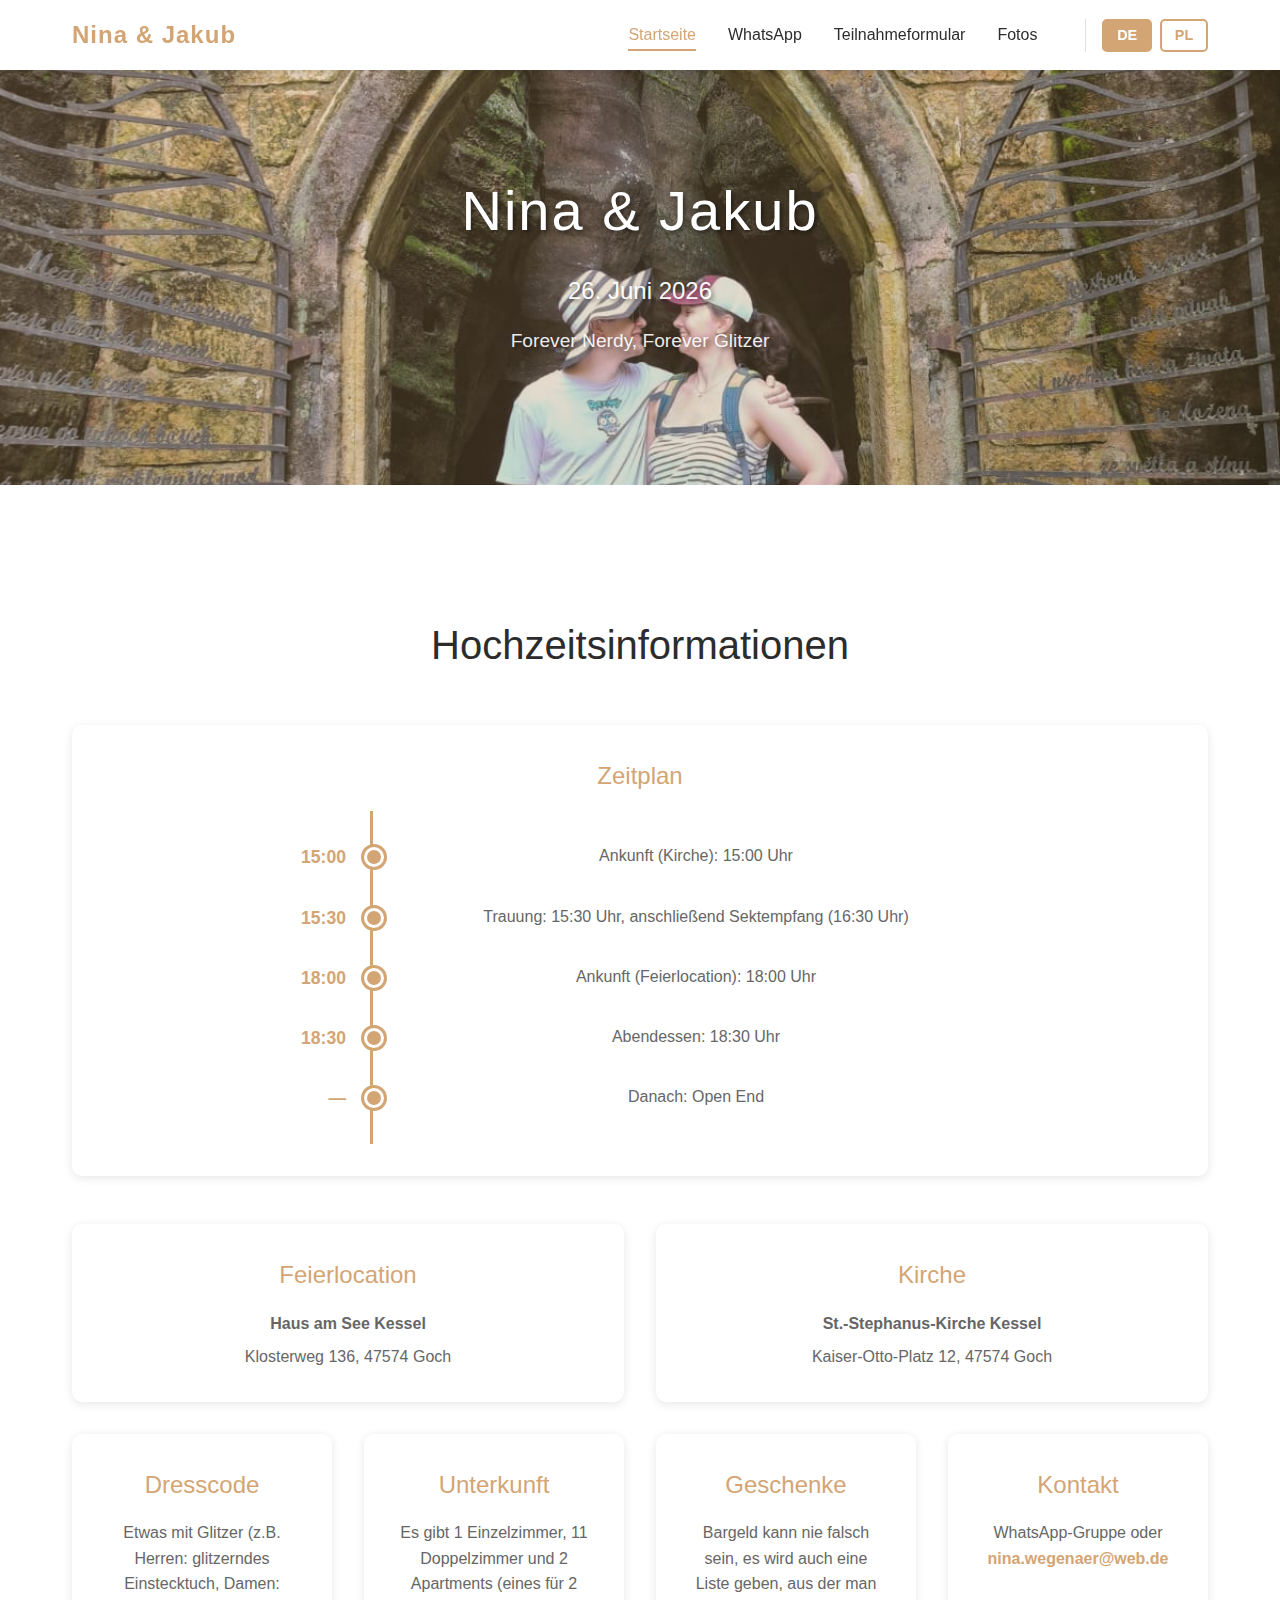
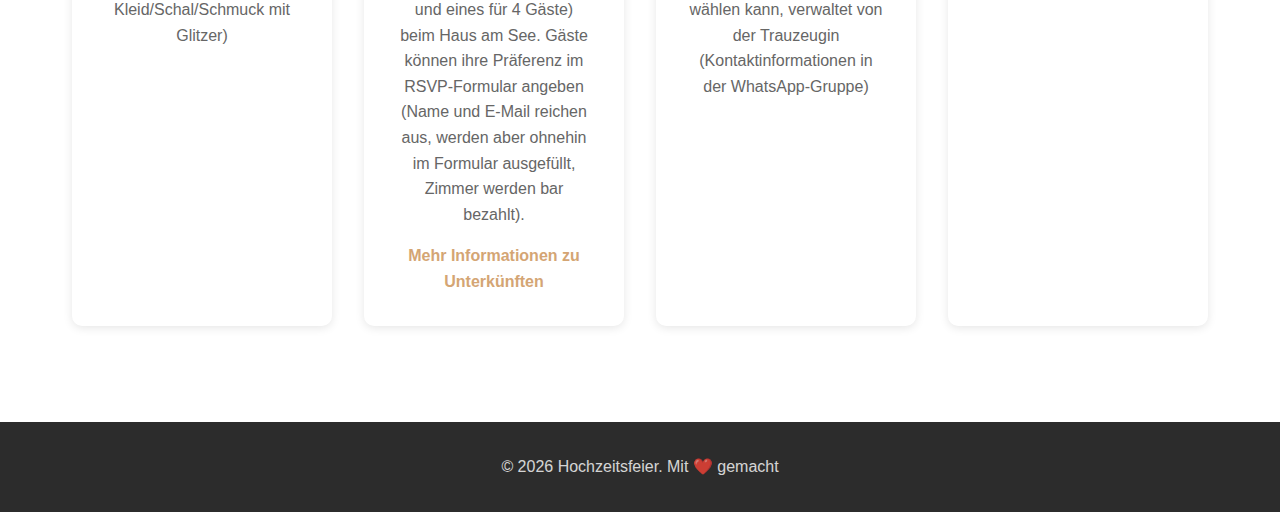
<file: index.html>
<!DOCTYPE html>
<html lang="de">
<head>
    <meta charset="UTF-8">
    <meta name="viewport" content="width=device-width, initial-scale=1.0">
    <title>Hochzeitsfeier</title>
    <link rel="stylesheet" href="styles/main.css">
</head>
<body>
    <nav class="navbar">
        <div class="nav-container">
            <a href="index.html" class="nav-logo" data-i18n="homepage.hero.title"></a>
            <button class="nav-toggle" aria-label="Toggle navigation">
                <span></span>
                <span></span>
                <span></span>
            </button>
            <ul class="nav-menu">
                <li class="nav-item">
                    <a href="index.html" class="nav-link active" data-i18n="nav.home">Home</a>
                </li>
                <li class="nav-item">
                    <a href="https://google.de" class="nav-link" id="whatsapp-link" target="_blank" rel="noopener noreferrer" data-i18n="nav.whatsapp">WhatsApp Groups</a>
                </li>
                <li class="nav-item">
                    <a href="https://google.de" class="nav-link" id="rsvp-link" target="_blank" rel="noopener noreferrer" data-i18n="nav.rsvp">RSVP</a>
                </li>
                <li class="nav-item">
                    <a href="photos.html" class="nav-link" data-i18n="nav.photos">Photos</a>
                </li>
                <li class="nav-item lang-toggle">
                    <button data-lang="de" class="lang-btn" aria-label="Deutsch">DE</button>
                    <button data-lang="pl" class="lang-btn" aria-label="Polski">PL</button>
                </li>
            </ul>
        </div>
    </nav>

    <main>
        <section class="hero">
            <div class="hero-content">
                <h1 class="hero-title" data-i18n="homepage.hero.title">We're Getting Married!</h1>
                <p class="hero-date" data-i18n="homepage.hero.date">Save the Date</p>
                <p class="hero-subtitle" data-i18n="homepage.hero.subtitle">Join us for a celebration of love</p>
            </div>
        </section>

        <section class="info-section">
            <div class="container">
                <h2 data-i18n="homepage.info.title">Wedding Information</h2>
                
                <!-- Timeline -->
                <div class="info-card timeline-card">
                    <h3 data-i18n="homepage.info.timeline.title">Timeline</h3>
                    <div class="timeline">
                        <div class="timeline-item">
                            <div class="timeline-time">15:00</div>
                            <div class="timeline-content">
                                <p data-i18n="homepage.info.timeline.churchArrival"></p>
                            </div>
                        </div>
                        <div class="timeline-item">
                            <div class="timeline-time">15:30</div>
                            <div class="timeline-content">
                                <p data-i18n="homepage.info.timeline.ceremony"></p>
                            </div>
                        </div>
                        <div class="timeline-item">
                            <div class="timeline-time">18:00</div>
                            <div class="timeline-content">
                                <p data-i18n="homepage.info.timeline.partyArrival"></p>
                            </div>
                        </div>
                        <div class="timeline-item">
                            <div class="timeline-time">18:30</div>
                            <div class="timeline-content">
                                <p data-i18n="homepage.info.timeline.dinner"></p>
                            </div>
                        </div>
                        <div class="timeline-item">
                            <div class="timeline-time">—</div>
                            <div class="timeline-content">
                                <p data-i18n="homepage.info.timeline.openEnd"></p>
                            </div>
                        </div>
                    </div>
                </div>

                <!-- Locations Row -->
                <div class="locations-row">
                    <div class="info-card">
                        <h3 data-i18n="homepage.info.church.title">Church</h3>
                        <p class="location-name" data-i18n="homepage.info.church.name"></p>
                        <p class="location-address" data-i18n="homepage.info.church.address"></p>
                    </div>
                    <div class="info-card">
                        <h3 data-i18n="homepage.info.party.title">Party Location</h3>
                        <p class="location-name" data-i18n="homepage.info.party.name"></p>
                        <p class="location-address" data-i18n="homepage.info.party.address"></p>
                    </div>
                </div>

                <!-- All Other Info Cards in Grid -->
                <div class="info-grid">
                    <!-- Dress Code -->
                    <div class="info-card">
                        <h3 data-i18n="homepage.info.dressCode.title">Dress Code</h3>
                        <p data-i18n="homepage.info.dressCode.description"></p>
                    </div>

                    <!-- Accommodation -->
                    <div class="info-card">
                        <h3 data-i18n="homepage.info.accommodation.title">Accommodation</h3>
                        <p data-i18n="homepage.info.accommodation.description"></p>
                        <a href="https://linktr.ee/nina_jakub" target="_blank" rel="noopener noreferrer" class="info-link" data-i18n="homepage.info.accommodation.linkText">More information about accommodation</a>
                    </div>

                    <!-- Presents -->
                    <div class="info-card">
                        <h3 data-i18n="homepage.info.presents.title">Presents</h3>
                        <p data-i18n="homepage.info.presents.description"></p>
                    </div>

                    <!-- Contact -->
                    <div class="info-card">
                        <h3 data-i18n="homepage.info.contact.title">Contact</h3>
                        <p><span data-i18n="homepage.info.contact.description" data-i18n-html></span></p>
                    </div>
                </div>
            </div>
        </section>
    </main>

    <footer class="footer">
        <div class="container">
            <p data-i18n="footer.text">&copy; 2024 Wedding Celebration. Made with ❤️</p>
        </div>
    </footer>

    <script src="scripts/i18n.js"></script>
    <script src="scripts/main.js"></script>
</body>
</html>
</file>
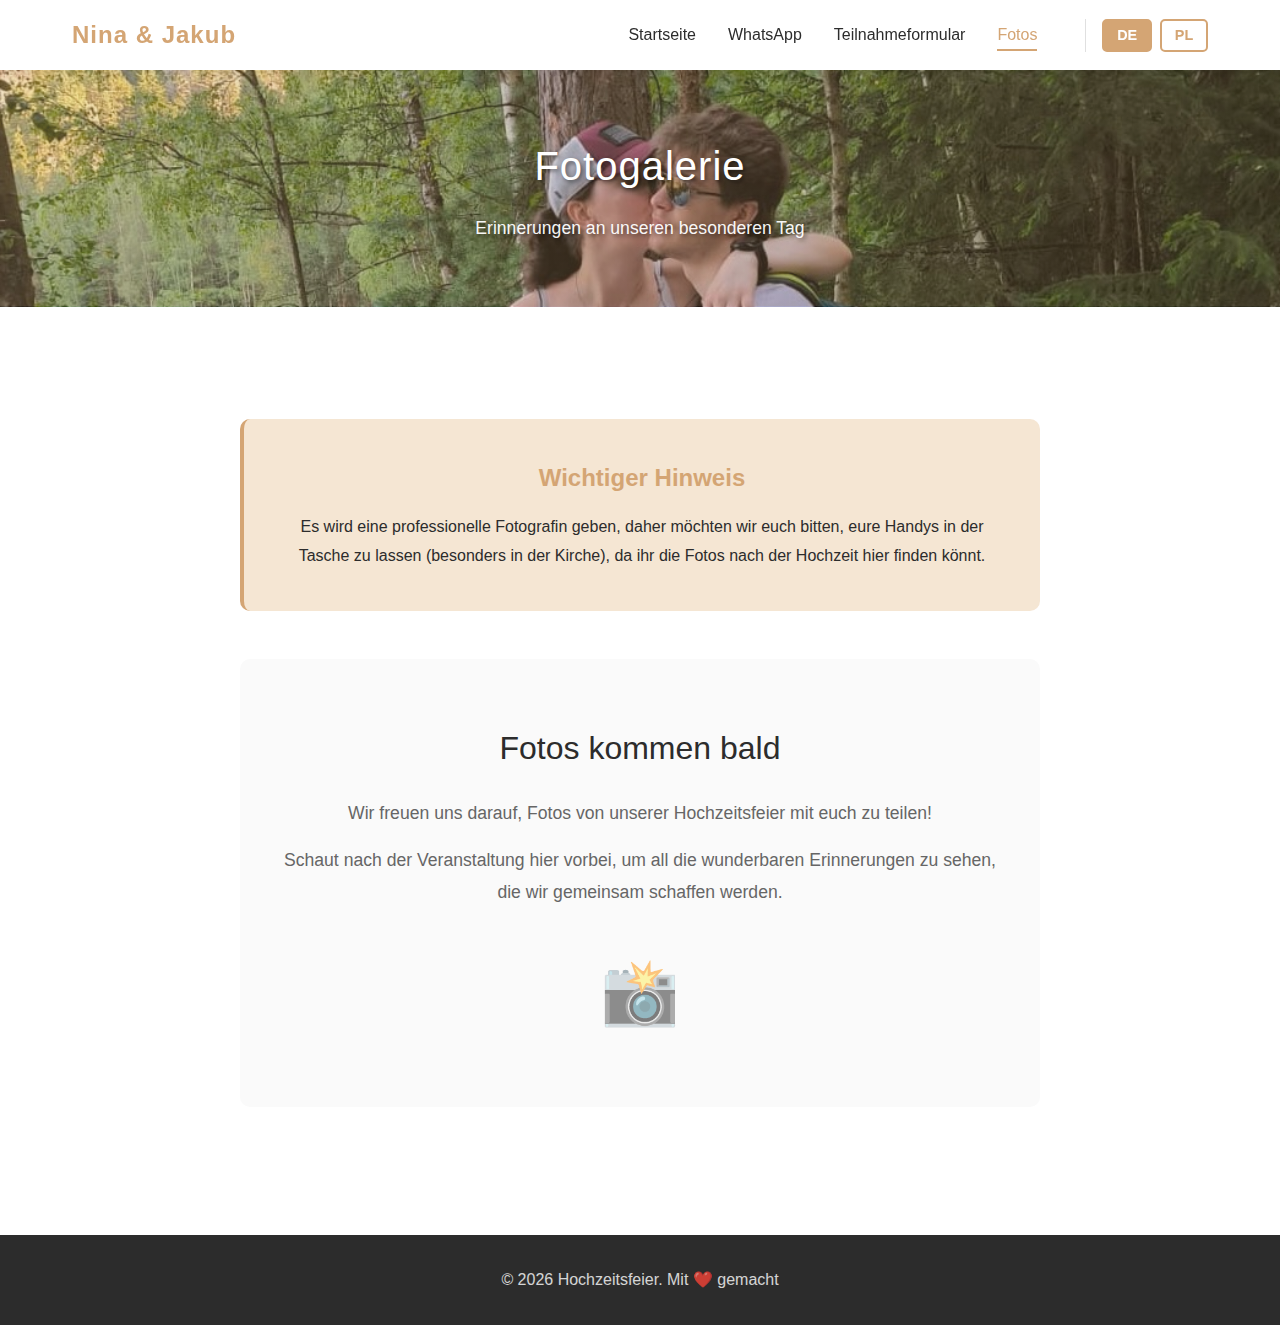
<file: photos.html>
<!DOCTYPE html>
<html lang="de">
<head>
    <meta charset="UTF-8">
    <meta name="viewport" content="width=device-width, initial-scale=1.0">
    <title>Fotos - Hochzeitsfeier</title>
    <link rel="stylesheet" href="styles/main.css">
</head>
<body>
    <nav class="navbar">
        <div class="nav-container">
            <a href="index.html" class="nav-logo" data-i18n="homepage.hero.title"></a>
            <button class="nav-toggle" aria-label="Toggle navigation">
                <span></span>
                <span></span>
                <span></span>
            </button>
            <ul class="nav-menu">
                <li class="nav-item">
                    <a href="index.html" class="nav-link" data-i18n="nav.home">Home</a>
                </li>
                <li class="nav-item">
                    <a href="https://google.de" class="nav-link" id="whatsapp-link" target="_blank" rel="noopener noreferrer" data-i18n="nav.whatsapp">WhatsApp Groups</a>
                </li>
                <li class="nav-item">
                    <a href="https://google.de" class="nav-link" id="rsvp-link" target="_blank" rel="noopener noreferrer" data-i18n="nav.rsvp">RSVP</a>
                </li>
                <li class="nav-item">
                    <a href="photos.html" class="nav-link active" data-i18n="nav.photos">Photos</a>
                </li>
                <li class="nav-item lang-toggle">
                    <button data-lang="de" class="lang-btn" aria-label="Deutsch">DE</button>
                    <button data-lang="pl" class="lang-btn" aria-label="Polski">PL</button>
                </li>
            </ul>
        </div>
    </nav>

    <main>
        <section class="page-header">
            <div class="container">
                <h1 data-i18n="photos.title">Photo Gallery</h1>
                <p data-i18n="photos.subtitle">Memories from our special day</p>
            </div>
        </section>

        <section class="photos-section">
            <div class="container">
                <div class="photos-disclaimer">
                    <div class="disclaimer-card">
                        <h3 data-i18n="photos.disclaimer.title">Important Notice</h3>
                        <p data-i18n="photos.disclaimer.text"></p>
                    </div>
                </div>

                <div class="photos-placeholder">
                    <div class="placeholder-content">
                        <h2 data-i18n="photos.placeholder.title">Photos Coming Soon</h2>
                        <p data-i18n="photos.placeholder.text1">We're looking forward to sharing photos from our wedding celebration with you!</p>
                        <p data-i18n="photos.placeholder.text2">Check back here after the event to see all the wonderful memories we'll create together.</p>
                        <div class="placeholder-icon">📸</div>
                    </div>
                </div>

                <div class="photos-grid" id="photos-grid">
                    <!-- Photo grid structure ready for future images -->
                    <!-- Images will be added here after the event -->
                </div>
            </div>
        </section>
    </main>

    <footer class="footer">
        <div class="container">
            <p data-i18n="footer.text">&copy; 2024 Wedding Celebration. Made with ❤️</p>
        </div>
    </footer>

    <script src="scripts/i18n.js"></script>
    <script src="scripts/main.js"></script>
</body>
</html>
</file>
<file: styles/main.css>
/* Reset and Base Styles */
* {
    margin: 0;
    padding: 0;
    box-sizing: border-box;
}

:root {
    --primary-color: #d4a574;
    --secondary-color: #8b6f47;
    --accent-color: #f5e6d3;
    --text-dark: #2c2c2c;
    --text-light: #666;
    --white: #ffffff;
    --light-bg: #fafafa;
    --border-color: #e0e0e0;
    --shadow: 0 2px 10px rgba(0, 0, 0, 0.1);
    --shadow-hover: 0 4px 20px rgba(0, 0, 0, 0.15);
}

body {
    font-family: -apple-system, BlinkMacSystemFont, 'Segoe UI', Roboto, 'Helvetica Neue', Arial, sans-serif;
    line-height: 1.6;
    color: var(--text-dark);
    background-color: var(--white);
    min-height: 100vh;
    display: flex;
    flex-direction: column;
}

/* Navigation Bar */
.navbar {
    background-color: var(--white);
    box-shadow: var(--shadow);
    position: sticky;
    top: 0;
    z-index: 1000;
    padding: 1rem 0;
}

.nav-container {
    max-width: 1200px;
    margin: 0 auto;
    padding: 0 2rem;
    display: flex;
    justify-content: space-between;
    align-items: center;
}

.nav-logo {
    font-size: 1.5rem;
    font-weight: 600;
    color: var(--primary-color);
    text-decoration: none;
    letter-spacing: 1px;
}

.nav-menu {
    display: flex;
    list-style: none;
    gap: 2rem;
    align-items: center;
}

.nav-link {
    color: var(--text-dark);
    text-decoration: none;
    font-weight: 500;
    transition: color 0.3s ease;
    position: relative;
    padding: 0.5rem 0;
}

.nav-link:hover {
    color: var(--primary-color);
}

.nav-link.active {
    color: var(--primary-color);
}

.nav-link.active::after {
    content: '';
    position: absolute;
    bottom: 0;
    left: 0;
    width: 100%;
    height: 2px;
    background-color: var(--primary-color);
}

/* Language Toggle */
.lang-toggle {
    display: flex;
    gap: 0.5rem;
    margin-left: 1rem;
    padding-left: 1rem;
    border-left: 1px solid var(--border-color);
}

.lang-btn {
    background: transparent;
    border: 2px solid var(--primary-color);
    color: var(--primary-color);
    padding: 0.4rem 0.8rem;
    border-radius: 5px;
    cursor: pointer;
    font-weight: 600;
    font-size: 0.9rem;
    transition: all 0.3s ease;
    min-width: 45px;
}

.lang-btn:hover {
    background-color: var(--accent-color);
}

.lang-btn.active {
    background-color: var(--primary-color);
    color: var(--white);
}

.nav-toggle {
    display: none;
    flex-direction: column;
    background: none;
    border: none;
    cursor: pointer;
    padding: 0.5rem;
    gap: 4px;
}

.nav-toggle span {
    width: 25px;
    height: 3px;
    background-color: var(--text-dark);
    transition: all 0.3s ease;
    border-radius: 2px;
}

/* Hero Section */
.hero {
    background: linear-gradient(135deg, rgba(212, 165, 116, 0.3) 0%, rgba(139, 111, 71, 0.3) 100%), url("../assets/images/gate1.jpg");
    background-size: cover;
    background-position: center;
    background-repeat: no-repeat;
    padding: 6rem 2rem;
    text-align: center;
    color: var(--white);
    margin-bottom: 4rem;
}

.hero-content {
    max-width: 800px;
    margin: 0 auto;
}

.hero-title {
    font-size: 3.5rem;
    font-weight: 300;
    margin-bottom: 1rem;
    letter-spacing: 2px;
    text-shadow: 2px 2px 4px rgba(0, 0, 0, 0.5);
}

.hero-date {
    font-size: 1.5rem;
    margin-bottom: 1rem;
    font-weight: 400;
    opacity: 0.95;
    text-shadow: 2px 2px 4px rgba(0, 0, 0, 0.5);
}

.hero-subtitle {
    font-size: 1.2rem;
    opacity: 0.9;
    margin-bottom: 2rem;
    text-shadow: 2px 2px 4px rgba(0, 0, 0, 0.5);
}

.hero-rsvp-button {
    display: inline-block;
    background-color: var(--white);
    color: var(--primary-color);
    padding: 1rem 2.5rem;
    border-radius: 5px;
    text-decoration: none;
    font-weight: 600;
    font-size: 1.1rem;
    transition: all 0.3s ease;
    margin-top: 1rem;
    box-shadow: 0 2px 10px rgba(0, 0, 0, 0.2);
}

.hero-rsvp-button:hover {
    background-color: var(--accent-color);
    transform: translateY(-2px);
    box-shadow: 0 4px 15px rgba(0, 0, 0, 0.3);
}

/* Container */
.container {
    max-width: 1200px;
    margin: 0 auto;
    padding: 0 2rem;
}

/* Page Header */
.page-header {
    background: linear-gradient(135deg, rgba(212, 165, 116, 0.3) 0%, rgba(139, 111, 71, 0.3) 100%), url("../assets/images/lake1.jpg");
    background-size: cover;
    background-position: center;
    background-repeat: no-repeat;
    padding: 4rem 2rem;
    text-align: center;
    color: var(--white);
    margin-bottom: 3rem;
}

.page-header h1 {
    font-size: 2.5rem;
    font-weight: 300;
    margin-bottom: 1rem;
    letter-spacing: 1px;
    text-shadow: 2px 2px 4px rgba(0, 0, 0, 0.5);
}

.page-header p {
    font-size: 1.1rem;
    opacity: 0.95;
    text-shadow: 2px 2px 4px rgba(0, 0, 0, 0.5);
}

/* Info Section */
.info-section {
    padding: 4rem 0;
}

.info-section h2 {
    font-size: 2.5rem;
    text-align: center;
    margin-bottom: 3rem;
    color: var(--text-dark);
    font-weight: 300;
}

.locations-row {
    display: flex;
    flex-direction: row-reverse;
    gap: 2rem;
    margin-bottom: 2rem;
    flex-wrap: wrap;
}

.locations-row .info-card {
    flex: 0 1 calc(50% - 1rem);
    min-width: 250px;
}

.info-grid {
    display: flex;
    flex-wrap: wrap;
    gap: 2rem;
    margin-bottom: 2rem;
}

.info-grid .info-card {
    flex: 1;
    min-width: 250px;
}

.info-card {
    background: var(--white);
    padding: 2rem;
    border-radius: 10px;
    box-shadow: var(--shadow);
    text-align: center;
    transition: transform 0.3s ease, box-shadow 0.3s ease;
}

.info-card:hover {
    transform: translateY(-5px);
    box-shadow: var(--shadow-hover);
}

.info-card h3 {
    color: var(--primary-color);
    font-size: 1.5rem;
    margin-bottom: 1rem;
    font-weight: 400;
}

.info-card p {
    color: var(--text-light);
    font-size: 1rem;
}

.info-content {
    max-width: 800px;
    margin: 0 auto;
    text-align: center;
    padding: 2rem;
    background: var(--light-bg);
    border-radius: 10px;
}

.info-content h3 {
    font-size: 1.8rem;
    margin-bottom: 1.5rem;
    color: var(--text-dark);
    font-weight: 400;
}

.info-content p {
    color: var(--text-light);
    margin-bottom: 1rem;
    line-height: 1.8;
}

/* Timeline Visualization */
.timeline-card {
    margin-bottom: 3rem;
}

.timeline {
    position: relative;
    padding: 2rem 0;
    max-width: 700px;
    margin: 0 auto;
}

.timeline::before {
    content: '';
    position: absolute;
    left: 80px;
    top: 0;
    bottom: 0;
    width: 3px;
    background: var(--primary-color);
    z-index: 1;
}

.timeline-item {
    display: flex;
    margin-bottom: 2rem;
    position: relative;
    z-index: 2;
}

.timeline-item:last-child {
    margin-bottom: 0;
}

.timeline-time {
    width: 80px;
    flex-shrink: 0;
    font-weight: 600;
    color: var(--primary-color);
    font-size: 1.1rem;
    text-align: right;
    padding-right: 1.5rem;
    position: relative;
    z-index: 3;
}

.timeline-content {
    flex: 1;
    padding-left: 2rem;
    position: relative;
    z-index: 3;
}

.timeline-content p {
    color: var(--text-light);
    font-size: 1rem;
    line-height: 1.6;
    margin: 0;
}

.timeline-item::after {
    content: '';
    position: absolute;
    left: 74px;
    top: 0.25rem;
    width: 14px;
    height: 14px;
    border-radius: 50%;
    background: var(--primary-color);
    border: 3px solid var(--white);
    box-shadow: 0 0 0 3px var(--primary-color);
    z-index: 4;
    -webkit-transform: translateZ(0);
    transform: translateZ(0);
}

.location-name {
    color: var(--text-dark);
    font-weight: 600;
    margin-bottom: 0.5rem;
    font-size: 1.1rem;
}

.location-address {
    color: var(--text-light);
    font-size: 0.95rem;
}

.info-link {
    display: inline-block;
    color: var(--primary-color);
    text-decoration: none;
    font-weight: 600;
    margin-top: 1rem;
    transition: color 0.3s ease;
}

.info-link:hover {
    color: var(--secondary-color);
    text-decoration: underline;
}

.email-link {
    color: var(--primary-color);
    text-decoration: none;
    font-weight: 600;
    transition: color 0.3s ease;
}

.email-link:hover {
    color: var(--secondary-color);
    text-decoration: underline;
}

/* WhatsApp Section */
.whatsapp-section {
    padding: 4rem 0;
}

.whatsapp-groups {
    display: grid;
    grid-template-columns: repeat(auto-fit, minmax(300px, 1fr));
    gap: 2rem;
    margin-bottom: 4rem;
}

.whatsapp-card {
    background: var(--white);
    padding: 2.5rem;
    border-radius: 10px;
    box-shadow: var(--shadow);
    text-align: center;
    transition: transform 0.3s ease, box-shadow 0.3s ease;
}

.whatsapp-card:hover {
    transform: translateY(-5px);
    box-shadow: var(--shadow-hover);
}

.whatsapp-card h3 {
    color: var(--primary-color);
    font-size: 1.5rem;
    margin-bottom: 1rem;
    font-weight: 400;
}

.whatsapp-card p {
    color: var(--text-light);
    margin-bottom: 1.5rem;
    line-height: 1.6;
}

.whatsapp-button {
    display: inline-block;
    background-color: #25D366;
    color: var(--white);
    padding: 1rem 2rem;
    border-radius: 5px;
    text-decoration: none;
    font-weight: 600;
    transition: background-color 0.3s ease, transform 0.3s ease;
}

.whatsapp-button:hover {
    background-color: #20BA5A;
    transform: scale(1.05);
}

.whatsapp-instructions {
    max-width: 700px;
    margin: 0 auto;
    background: var(--light-bg);
    padding: 2.5rem;
    border-radius: 10px;
}

.whatsapp-instructions h3 {
    font-size: 1.8rem;
    margin-bottom: 1.5rem;
    color: var(--text-dark);
    font-weight: 400;
    text-align: center;
}

.whatsapp-instructions ol {
    margin-left: 1.5rem;
    margin-bottom: 1.5rem;
    color: var(--text-light);
    line-height: 2;
}

.whatsapp-instructions li {
    margin-bottom: 0.5rem;
}

.note {
    background: var(--accent-color);
    padding: 1rem;
    border-radius: 5px;
    color: var(--text-dark);
    font-style: italic;
    margin-top: 1rem;
}

/* RSVP Section */
.rsvp-section {
    padding: 4rem 0;
}

.rsvp-content {
    max-width: 700px;
    margin: 0 auto;
}

.rsvp-card {
    background: var(--white);
    padding: 3rem;
    border-radius: 10px;
    box-shadow: var(--shadow);
    text-align: center;
}

.rsvp-card h2 {
    font-size: 2rem;
    color: var(--text-dark);
    margin-bottom: 1.5rem;
    font-weight: 300;
}

.rsvp-card p {
    color: var(--text-light);
    margin-bottom: 1.5rem;
    line-height: 1.8;
    font-size: 1.1rem;
}

.rsvp-button {
    display: inline-block;
    background-color: var(--primary-color);
    color: var(--white);
    padding: 1.2rem 3rem;
    border-radius: 5px;
    text-decoration: none;
    font-weight: 600;
    font-size: 1.1rem;
    margin: 2rem 0;
    transition: background-color 0.3s ease, transform 0.3s ease;
}

.rsvp-button:hover {
    background-color: var(--secondary-color);
    transform: scale(1.05);
}

.rsvp-note {
    font-size: 0.9rem;
    color: var(--text-light);
    font-style: italic;
    margin-top: 2rem;
}

/* Photos Section */
.photos-section {
    padding: 4rem 0;
}

.photos-disclaimer {
    max-width: 800px;
    margin: 0 auto 3rem;
}

.disclaimer-card {
    background: var(--accent-color);
    padding: 2.5rem;
    border-radius: 10px;
    border-left: 4px solid var(--primary-color);
    text-align: center;
}

.disclaimer-card h3 {
    color: var(--primary-color);
    font-size: 1.5rem;
    margin-bottom: 1rem;
    font-weight: 600;
}

.disclaimer-card p {
    color: var(--text-dark);
    font-size: 1rem;
    line-height: 1.8;
    margin: 0;
}

.photos-placeholder {
    max-width: 800px;
    margin: 0 auto 4rem;
}

.placeholder-content {
    background: var(--light-bg);
    padding: 4rem 2rem;
    border-radius: 10px;
    text-align: center;
}

.placeholder-content h2 {
    font-size: 2rem;
    color: var(--text-dark);
    margin-bottom: 1.5rem;
    font-weight: 300;
}

.placeholder-content p {
    color: var(--text-light);
    margin-bottom: 1rem;
    line-height: 1.8;
    font-size: 1.1rem;
}

.placeholder-icon {
    font-size: 4rem;
    margin-top: 2rem;
    opacity: 0.5;
}

.photos-grid {
    display: grid;
    grid-template-columns: repeat(auto-fill, minmax(250px, 1fr));
    gap: 1.5rem;
    margin-top: 2rem;
}

/* Footer */
.footer {
    background-color: var(--text-dark);
    color: var(--white);
    text-align: center;
    padding: 2rem 0;
    margin-top: auto;
}

.footer p {
    opacity: 0.8;
}

/* Responsive Design */
@media (max-width: 768px) {
    .nav-menu {
        position: fixed;
        left: -100%;
        top: 70px;
        flex-direction: column;
        background-color: var(--white);
        width: 100%;
        text-align: center;
        transition: 0.3s;
        box-shadow: var(--shadow);
        padding: 2rem 0;
        gap: 0;
    }

    .nav-menu.active {
        left: 0;
    }

    .nav-item {
        width: 100%;
        padding: 1rem 0;
    }

    .nav-link {
        display: block;
        width: 100%;
    }

    .lang-toggle {
        border-left: none;
        border-top: 1px solid var(--border-color);
        margin-left: 0;
        padding-left: 0;
        padding-top: 1rem;
        justify-content: center;
        width: 100%;
    }

    .nav-toggle {
        display: flex;
    }

    .nav-toggle.active span:nth-child(1) {
        transform: rotate(45deg) translate(5px, 5px);
    }

    .nav-toggle.active span:nth-child(2) {
        opacity: 0;
    }

    .nav-toggle.active span:nth-child(3) {
        transform: rotate(-45deg) translate(7px, -6px);
    }

    .hero-title {
        font-size: 2.5rem;
    }

    .hero-date {
        font-size: 1.2rem;
    }

    .hero-subtitle {
        font-size: 1rem;
    }

    .page-header h1 {
        font-size: 2rem;
    }

    .info-section h2,
    .whatsapp-instructions h3 {
        font-size: 2rem;
    }

    .locations-row {
        flex-direction: column;
    }

    .locations-row .info-card {
        min-width: 100%;
    }

    .info-grid .info-card {
        min-width: 100%;
    }

    .timeline::before {
        left: 60px;
        width: 3px;
    }

    .timeline-time {
        width: 60px;
        font-size: 1rem;
        padding-right: 1rem;
    }

    .timeline-item::after {
        left: 54px;
        width: 14px;
        height: 14px;
        border: 3px solid var(--white);
        box-shadow: 0 0 0 3px var(--primary-color);
    }

    .timeline-content {
        padding-left: 1.5rem;
    }

    .whatsapp-groups {
        grid-template-columns: 1fr;
    }

    .nav-container {
        padding: 0 1rem;
    }

    .container {
        padding: 0 1rem;
    }

    .hero {
        padding: 4rem 1rem;
    }

    .page-header {
        padding: 3rem 1rem;
    }
}

@media (max-width: 480px) {
    .hero-title {
        font-size: 2rem;
    }

    .rsvp-card,
    .whatsapp-card {
        padding: 2rem 1.5rem;
    }

    .rsvp-button {
        padding: 1rem 2rem;
        font-size: 1rem;
    }
}
</file>
